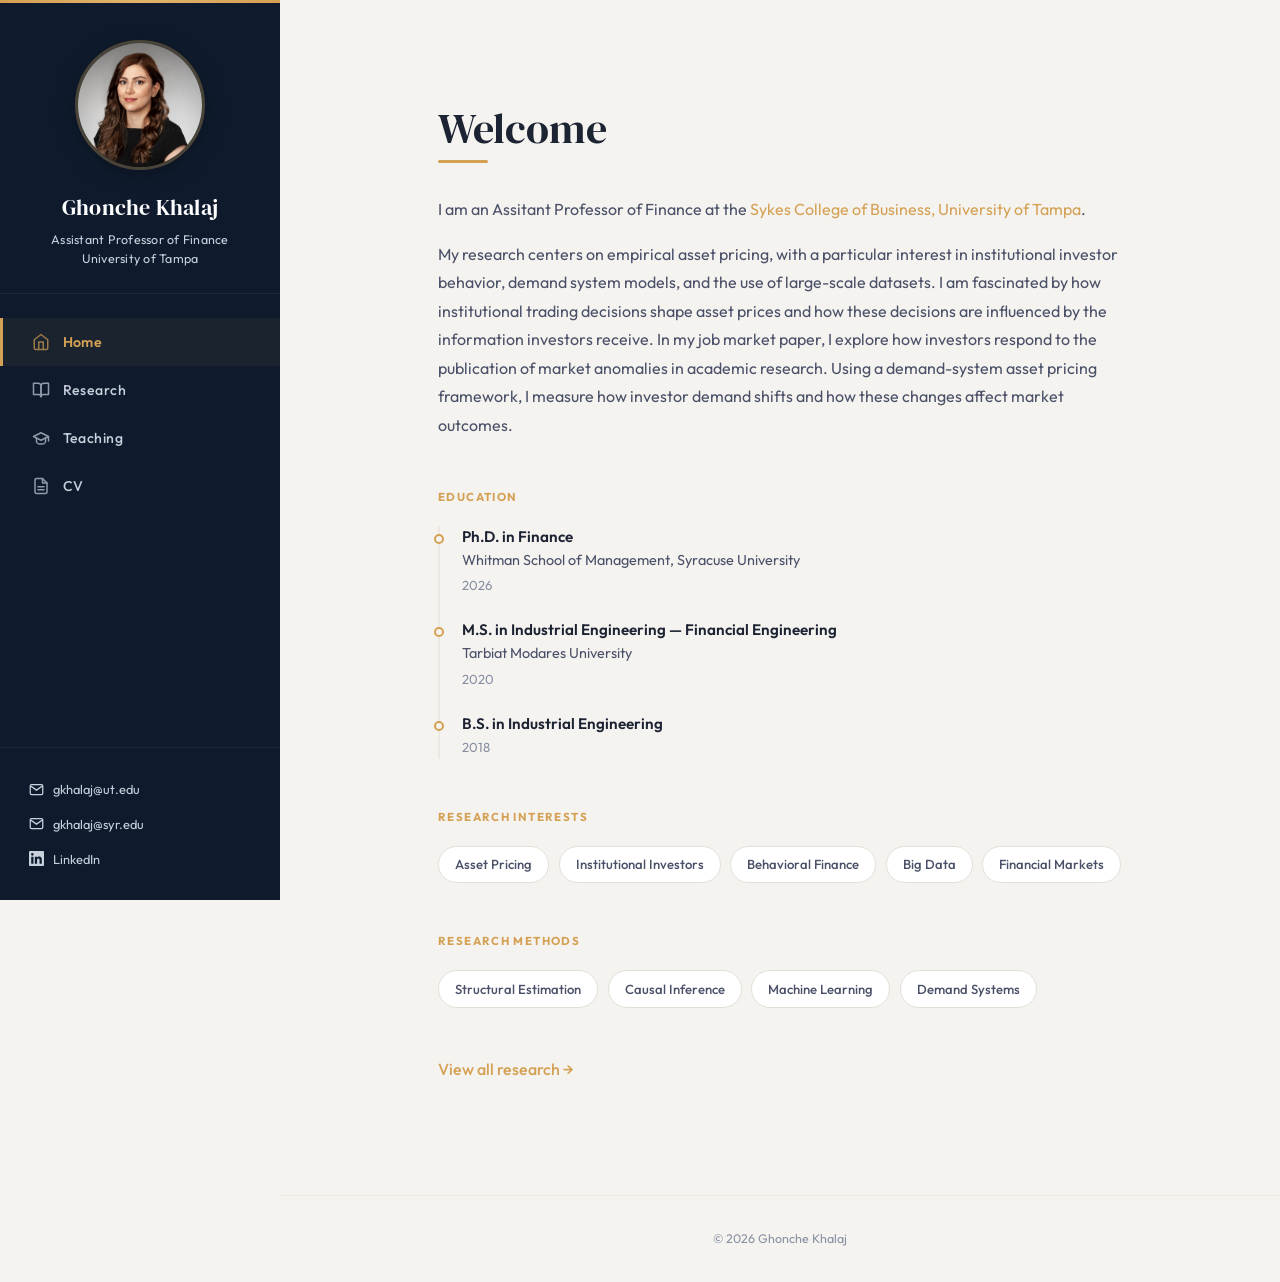
<file: index.html>
<!DOCTYPE html>
<html lang="en">
<head>
  <meta charset="UTF-8">
  <meta name="viewport" content="width=device-width, initial-scale=1.0">
  <title>Ghonche Khalaj</title>
  <link rel="stylesheet" href="css/style.css">
</head>
<body>

  <!-- Mobile Header -->
  <div class="mobile-header">
    <span class="mobile-header__name">Ghonche Khalaj</span>
    <button class="mobile-header__toggle" aria-label="Menu" onclick="toggleSidebar()"><span></span><span></span><span></span></button>
  </div>
  <div class="sidebar-overlay" onclick="toggleSidebar()"></div>

  <aside class="sidebar">
    <div class="sidebar__header">
      <img src="img/headshot.jpg" alt="Ghonche Khalaj" class="sidebar__photo">
      <div class="sidebar__name">Ghonche Khalaj</div>
      <div class="sidebar__title">Assistant Professor of Finance<br>University of Tampa</div>
    </div>
    <nav class="sidebar__nav">
      <ul>
        <li><a href="index.html" class="active"><svg class="nav-icon" viewBox="0 0 24 24" fill="none" stroke="currentColor" stroke-width="2" stroke-linecap="round" stroke-linejoin="round"><path d="M3 9l9-7 9 7v11a2 2 0 0 1-2 2H5a2 2 0 0 1-2-2z"/><polyline points="9 22 9 12 15 12 15 22"/></svg>Home</a></li>
        <li><a href="research.html"><svg class="nav-icon" viewBox="0 0 24 24" fill="none" stroke="currentColor" stroke-width="2" stroke-linecap="round" stroke-linejoin="round"><path d="M2 3h6a4 4 0 0 1 4 4v14a3 3 0 0 0-3-3H2z"/><path d="M22 3h-6a4 4 0 0 0-4 4v14a3 3 0 0 1 3-3h7z"/></svg>Research</a></li>
        <li><a href="teaching.html"><svg class="nav-icon" viewBox="0 0 24 24" fill="none" stroke="currentColor" stroke-width="2" stroke-linecap="round" stroke-linejoin="round"><path d="M22 10v6M2 10l10-5 10 5-10 5z"/><path d="M6 12v5c0 2 4 3 6 3s6-1 6-3v-5"/></svg>Teaching</a></li>
        <li><a href="cv.html"><svg class="nav-icon" viewBox="0 0 24 24" fill="none" stroke="currentColor" stroke-width="2" stroke-linecap="round" stroke-linejoin="round"><path d="M14 2H6a2 2 0 0 0-2 2v16a2 2 0 0 0 2 2h12a2 2 0 0 0 2-2V8z"/><polyline points="14 2 14 8 20 8"/><line x1="16" y1="13" x2="8" y2="13"/><line x1="16" y1="17" x2="8" y2="17"/></svg>CV</a></li>
      </ul>
    </nav>
    <div class="sidebar__contact">
      <a href="mailto:gkhalaj@ut.edu">
        <svg width="15" height="15" viewBox="0 0 24 24" fill="none" stroke="currentColor" stroke-width="2"><path d="M4 4h16c1.1 0 2 .9 2 2v12c0 1.1-.9 2-2 2H4c-1.1 0-2-.9-2-2V6c0-1.1.9-2 2-2z"/><polyline points="22,6 12,13 2,6"/></svg>
        gkhalaj@ut.edu
      </a>
      <a href="mailto:gkhalaj@syr.edu">
        <svg width="15" height="15" viewBox="0 0 24 24" fill="none" stroke="currentColor" stroke-width="2"><path d="M4 4h16c1.1 0 2 .9 2 2v12c0 1.1-.9 2-2 2H4c-1.1 0-2-.9-2-2V6c0-1.1.9-2 2-2z"/><polyline points="22,6 12,13 2,6"/></svg>
        gkhalaj@syr.edu
      </a>
      <a href="https://www.linkedin.com/in/ghonche-khalaj/" target="_blank">
        <svg width="15" height="15" viewBox="0 0 24 24" fill="currentColor"><path d="M20.447 20.452h-3.554v-5.569c0-1.328-.027-3.037-1.852-3.037-1.853 0-2.136 1.445-2.136 2.939v5.667H9.351V9h3.414v1.561h.046c.477-.9 1.637-1.85 3.37-1.85 3.601 0 4.267 2.37 4.267 5.455v6.286zM5.337 7.433a2.062 2.062 0 0 1-2.063-2.065 2.064 2.064 0 1 1 2.063 2.065zm1.782 13.019H3.555V9h3.564v11.452zM22.225 0H1.771C.792 0 0 .774 0 1.729v20.542C0 23.227.792 24 1.771 24h20.451C23.2 24 24 23.227 24 22.271V1.729C24 .774 23.2 0 22.222 0h.003z"/></svg>
        LinkedIn
      </a>
      <!--
      <a href="tel:315-395-7430">
        <svg width="15" height="15" viewBox="0 0 24 24" fill="none" stroke="currentColor" stroke-width="2"><path d="M22 16.92v3a2 2 0 0 1-2.18 2 19.79 19.79 0 0 1-8.63-3.07 19.5 19.5 0 0 1-6-6 19.79 19.79 0 0 1-3.07-8.67A2 2 0 0 1 4.11 2h3a2 2 0 0 1 2 1.72c.127.96.361 1.903.7 2.81a2 2 0 0 1-.45 2.11L8.09 9.91a16 16 0 0 0 6 6l1.27-1.27a2 2 0 0 1 2.11-.45c.907.339 1.85.573 2.81.7A2 2 0 0 1 22 16.92z"/></svg>
        (315) 395-7430
      </a>
      -->
    </div>
  </aside>

  <!-- ========== MAIN CONTENT ========== -->
  <div class="main">
    <div class="content">

      <!-- Hero -->
      <div class="page-hero animate-in">
        <h1>Welcome</h1>
        <hr class="page-hero__divider">
        <div class="bio-text">
          <p>
            I am an Assitant Professor of Finance at the 
            <a href="https://www.ut.edu/academics/sykes-college-of-business" target="_blank">Sykes College of Business, University of Tampa</a>.
          </p>
          <p>
          
            My research centers on empirical asset pricing, with a particular interest in institutional investor behavior, demand system models, and the use of large-scale datasets. I am fascinated by how institutional trading decisions shape asset prices and how these decisions are influenced by the information investors receive.
            In my job market paper, I explore how investors respond to the publication of market anomalies in academic research. Using a demand-system asset pricing framework, I measure how investor demand shifts and how these changes affect market outcomes.
          </p>
          
        </div>
      </div>

      <!-- Education -->
      <div class="section animate-in">
        <div class="section__label">Education</div>
        <div style="border-left:2px solid #ece9e3; padding-left:1.4rem;">
      
          <div style="position:relative; padding-bottom:1.4rem;">
            <span style="position:absolute; left:-1.75rem; top:0.5rem; width:10px; height:10px; border-radius:50%; background:#f5f3ef; border:2px solid #d4a054;"></span>
            <div style="font-weight:600; font-size:0.95rem; color:#1c2333; line-height:1.45;">Ph.D. in Finance</div>
            <div style="font-size:0.9rem; color:#4a5068;">Whitman School of Management, Syracuse University</div>
            <div style="font-size:0.82rem; color:#8890a4; margin-top:0.1rem;">2026</div>
          </div>
      
          <div style="position:relative; padding-bottom:1.4rem;">
            <span style="position:absolute; left:-1.75rem; top:0.5rem; width:10px; height:10px; border-radius:50%; background:#f5f3ef; border:2px solid #d4a054;"></span>
            <div style="font-weight:600; font-size:0.95rem; color:#1c2333; line-height:1.45;">M.S. in Industrial Engineering &mdash; Financial Engineering</div>
            <div style="font-size:0.9rem; color:#4a5068;">Tarbiat Modares University</div>
            <div style="font-size:0.82rem; color:#8890a4; margin-top:0.1rem;">2020</div>
          </div>
      
          <div style="position:relative;">
            <span style="position:absolute; left:-1.75rem; top:0.5rem; width:10px; height:10px; border-radius:50%; background:#f5f3ef; border:2px solid #d4a054;"></span>
            <div style="font-weight:600; font-size:0.95rem; color:#1c2333; line-height:1.45;">B.S. in Industrial Engineering</div>
            <div style="font-size:0.82rem; color:#8890a4; margin-top:0.1rem;">2018</div>
          </div>
      
        </div>
      </div>

      <!-- Research Interests -->
      <div class="section animate-in">
        <div class="section__label">Research Interests</div>
        <div class="tags">
          <span class="tag">Asset Pricing</span>
          <span class="tag">Institutional Investors</span>
          <span class="tag">Behavioral Finance</span>
          <span class="tag">Big Data</span>
          <span class="tag">Financial Markets</span>


        </div>
      </div>
      <!-- Research Methods -->
      <div class="section animate-in">
        <div class="section__label">Research Methods</div>
        <div class="tags">
          <span class="tag">Structural Estimation</span>
          <span class="tag">Causal Inference</span>
          <span class="tag">Machine Learning</span>
          <span class="tag">Demand Systems</span>
        </div>
      </div>

      

        

        <p style="margin-top: 0.5rem;">
          <a href="research.html" style="font-weight:500;">View all research &rarr;</a>
        </p>
      </div>

      <footer class="site-footer">
        &copy; 2026 Ghonche Khalaj
      </footer>
    </div>
  </div>
  
  <script>
    function toggleAbstract(btn) {
      const abstract = btn.nextElementSibling;
      btn.classList.toggle('open');
      abstract.classList.toggle('open');
      btn.querySelector('svg').style.transform = abstract.classList.contains('open') ? 'rotate(180deg)' : '';
      const textNode = btn.childNodes[btn.childNodes.length - 1];
      textNode.textContent = abstract.classList.contains('open') ? ' Hide Abstract' : ' Abstract';
    }
    function toggleSidebar() {
      document.querySelector('.sidebar').classList.toggle('open');
      document.querySelector('.sidebar-overlay').classList.toggle('active');
    }
</script>

</body>
</html>
</file>
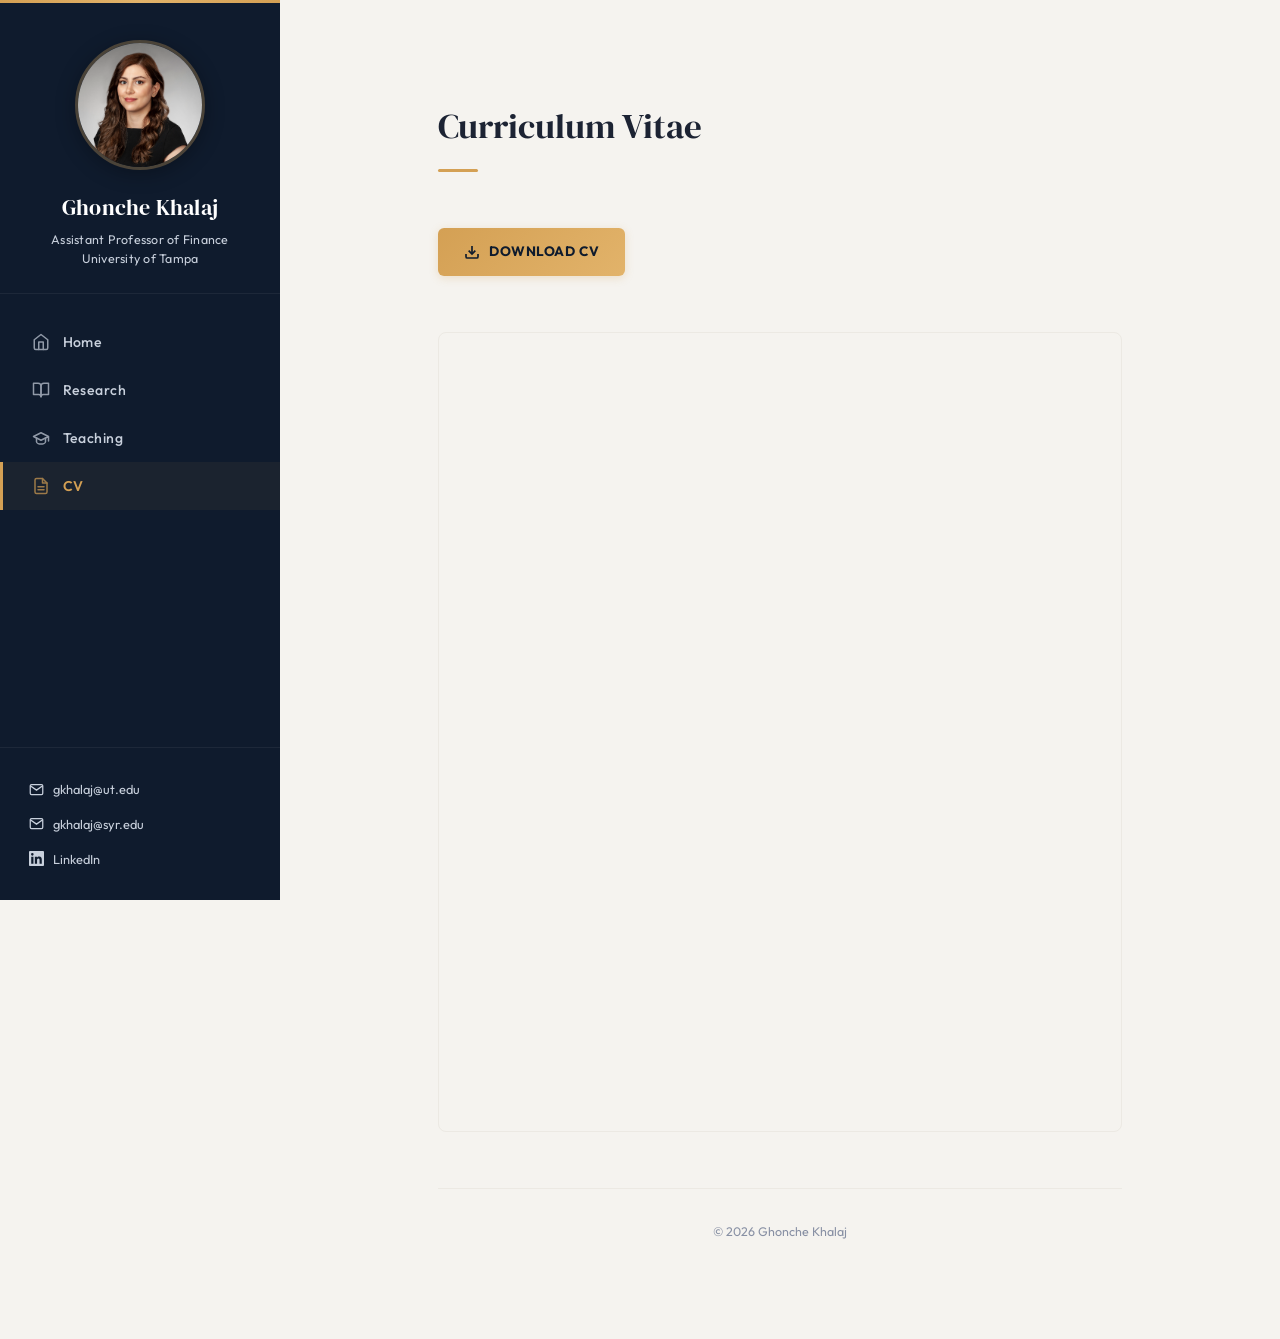
<file: cv.html>
<!DOCTYPE html>
<html lang="en">
<head>
  <meta charset="UTF-8">
  <meta name="viewport" content="width=device-width, initial-scale=1.0">
  <title>Ghonche Khalaj — CV</title>
  <link rel="stylesheet" href="css/style.css">
</head>
<body>

  <div class="mobile-header">
    <span class="mobile-header__name">Ghonche Khalaj</span>
    <button class="mobile-header__toggle" aria-label="Menu" onclick="toggleSidebar()"><span></span><span></span><span></span></button>
  </div>
  <div class="sidebar-overlay" onclick="toggleSidebar()"></div>

  <aside class="sidebar">
    <div class="sidebar__header">
      <img src="img/headshot.jpg" alt="Ghonche Khalaj" class="sidebar__photo">
      <div class="sidebar__name">Ghonche Khalaj</div>
      <div class="sidebar__title">Assistant Professor of Finance<br>University of Tampa</div>
    </div>
    <nav class="sidebar__nav">
      <ul>
        <li><a href="index.html"><svg class="nav-icon" viewBox="0 0 24 24" fill="none" stroke="currentColor" stroke-width="2" stroke-linecap="round" stroke-linejoin="round"><path d="M3 9l9-7 9 7v11a2 2 0 0 1-2 2H5a2 2 0 0 1-2-2z"/><polyline points="9 22 9 12 15 12 15 22"/></svg>Home</a></li>
        <li><a href="research.html"><svg class="nav-icon" viewBox="0 0 24 24" fill="none" stroke="currentColor" stroke-width="2" stroke-linecap="round" stroke-linejoin="round"><path d="M2 3h6a4 4 0 0 1 4 4v14a3 3 0 0 0-3-3H2z"/><path d="M22 3h-6a4 4 0 0 0-4 4v14a3 3 0 0 1 3-3h7z"/></svg>Research</a></li>
        <li><a href="teaching.html"><svg class="nav-icon" viewBox="0 0 24 24" fill="none" stroke="currentColor" stroke-width="2" stroke-linecap="round" stroke-linejoin="round"><path d="M22 10v6M2 10l10-5 10 5-10 5z"/><path d="M6 12v5c0 2 4 3 6 3s6-1 6-3v-5"/></svg>Teaching</a></li>
        <li><a href="cv.html" class="active"><svg class="nav-icon" viewBox="0 0 24 24" fill="none" stroke="currentColor" stroke-width="2" stroke-linecap="round" stroke-linejoin="round"><path d="M14 2H6a2 2 0 0 0-2 2v16a2 2 0 0 0 2 2h12a2 2 0 0 0 2-2V8z"/><polyline points="14 2 14 8 20 8"/><line x1="16" y1="13" x2="8" y2="13"/><line x1="16" y1="17" x2="8" y2="17"/></svg>CV</a></li>
      </ul>
    </nav>
    <div class="sidebar__contact">
      <a href="mailto:gkhalaj@ut.edu">
        <svg width="15" height="15" viewBox="0 0 24 24" fill="none" stroke="currentColor" stroke-width="2"><path d="M4 4h16c1.1 0 2 .9 2 2v12c0 1.1-.9 2-2 2H4c-1.1 0-2-.9-2-2V6c0-1.1.9-2 2-2z"/><polyline points="22,6 12,13 2,6"/></svg>
        gkhalaj@ut.edu
      </a>
      <a href="mailto:gkhalaj@syr.edu">
        <svg width="15" height="15" viewBox="0 0 24 24" fill="none" stroke="currentColor" stroke-width="2"><path d="M4 4h16c1.1 0 2 .9 2 2v12c0 1.1-.9 2-2 2H4c-1.1 0-2-.9-2-2V6c0-1.1.9-2 2-2z"/><polyline points="22,6 12,13 2,6"/></svg>
        gkhalaj@syr.edu
      </a>
      <a href="https://www.linkedin.com/in/ghonche-khalaj/" target="_blank">
        <svg width="15" height="15" viewBox="0 0 24 24" fill="currentColor"><path d="M20.447 20.452h-3.554v-5.569c0-1.328-.027-3.037-1.852-3.037-1.853 0-2.136 1.445-2.136 2.939v5.667H9.351V9h3.414v1.561h.046c.477-.9 1.637-1.85 3.37-1.85 3.601 0 4.267 2.37 4.267 5.455v6.286zM5.337 7.433a2.062 2.062 0 0 1-2.063-2.065 2.064 2.064 0 1 1 2.063 2.065zm1.782 13.019H3.555V9h3.564v11.452zM22.225 0H1.771C.792 0 0 .774 0 1.729v20.542C0 23.227.792 24 1.771 24h20.451C23.2 24 24 23.227 24 22.271V1.729C24 .774 23.2 0 22.222 0h.003z"/></svg>
        LinkedIn
      </a>
      <!--
      <a href="tel:315-395-7430">
        <svg width="15" height="15" viewBox="0 0 24 24" fill="none" stroke="currentColor" stroke-width="2"><path d="M22 16.92v3a2 2 0 0 1-2.18 2 19.79 19.79 0 0 1-8.63-3.07 19.5 19.5 0 0 1-6-6 19.79 19.79 0 0 1-3.07-8.67A2 2 0 0 1 4.11 2h3a2 2 0 0 1 2 1.72c.127.96.361 1.903.7 2.81a2 2 0 0 1-.45 2.11L8.09 9.91a16 16 0 0 0 6 6l1.27-1.27a2 2 0 0 1 2.11-.45c.907.339 1.85.573 2.81.7A2 2 0 0 1 22 16.92z"/></svg>
        (315) 395-7430
      </a>
      -->
    </div>
  </aside>

  <div class="main">
    <div class="content">

      <div class="page-header">
        <h1>Curriculum Vitae</h1>
        <hr class="page-header__divider">
      </div>

      <a href="files/cv.pdf" class="cv-download-btn"><!-- TODO: href="files/cv.pdf" -->
        <svg width="16" height="16" viewBox="0 0 24 24" fill="none" stroke="currentColor" stroke-width="2.5"><path d="M21 15v4a2 2 0 0 1-2 2H5a2 2 0 0 1-2-2v-4"/><polyline points="7 10 12 15 17 10"/><line x1="12" y1="15" x2="12" y2="3"/></svg>
        Download CV
      </a>

      <div style="margin-top:1rem; max-width:900px; margin-left:auto; margin-right:auto;">
        <iframe 
          src="files/cv.pdf" 
          height="800" 
          width="100%" 
          frameborder="0" 
          allowfullscreen="" 
          title="Ali Kozehgaran CV"
          style="border:1px solid var(--border-light); border-radius:8px;">
        </iframe>
      </div>

      <footer class="site-footer">&copy; 2026 Ghonche Khalaj</footer>
    </div>
  </div>

  <script>
    function toggleSidebar() {
      document.querySelector('.sidebar').classList.toggle('open');
      document.querySelector('.sidebar-overlay').classList.toggle('active');
    }
  </script>
</body>
</html>
</file>
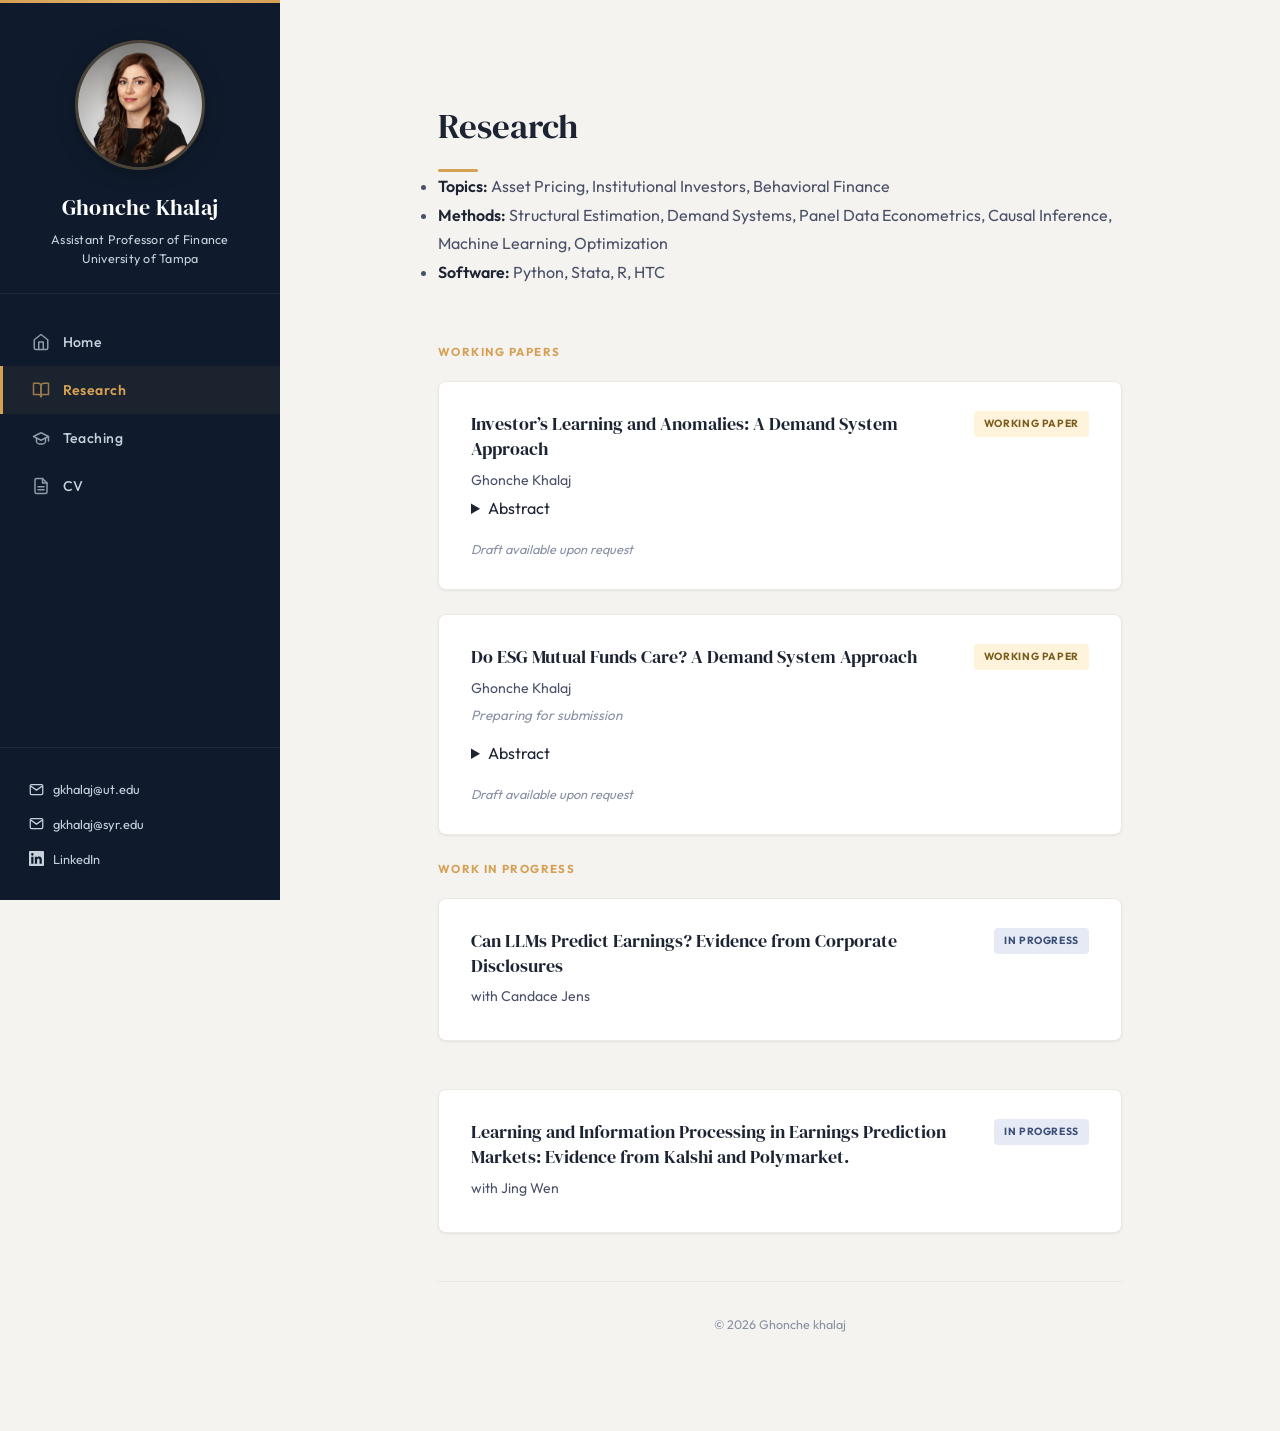
<file: research.html>
<!DOCTYPE html>
<html lang="en">
<head>
  <meta charset="UTF-8">
  <meta name="viewport" content="width=device-width, initial-scale=1.0">
  <title>Ghonche Khalaj — Research</title>
  <link rel="stylesheet" href="css/style.css">
</head>
<body>

  <div class="mobile-header">
    <span class="mobile-header__name">Ghonche Khalaj</span>
    <button class="mobile-header__toggle" aria-label="Menu" onclick="toggleSidebar()"><span></span><span></span><span></span></button>
  </div>
  <div class="sidebar-overlay" onclick="toggleSidebar()"></div>

  <aside class="sidebar">
    <div class="sidebar__header">
      <img src="img/headshot.jpg" alt="Ghonche Khalaj" class="sidebar__photo">
      <div class="sidebar__name">Ghonche Khalaj</div>
      <div class="sidebar__title">Assistant Professor of Finance<br>University of Tampa</div>
    </div>
    <nav class="sidebar__nav">
      <ul>
        <li><a href="index.html"><svg class="nav-icon" viewBox="0 0 24 24" fill="none" stroke="currentColor" stroke-width="2" stroke-linecap="round" stroke-linejoin="round"><path d="M3 9l9-7 9 7v11a2 2 0 0 1-2 2H5a2 2 0 0 1-2-2z"/><polyline points="9 22 9 12 15 12 15 22"/></svg>Home</a></li>
        <li><a href="research.html" class="active"><svg class="nav-icon" viewBox="0 0 24 24" fill="none" stroke="currentColor" stroke-width="2" stroke-linecap="round" stroke-linejoin="round"><path d="M2 3h6a4 4 0 0 1 4 4v14a3 3 0 0 0-3-3H2z"/><path d="M22 3h-6a4 4 0 0 0-4 4v14a3 3 0 0 1 3-3h7z"/></svg>Research</a></li>
        <li><a href="teaching.html"><svg class="nav-icon" viewBox="0 0 24 24" fill="none" stroke="currentColor" stroke-width="2" stroke-linecap="round" stroke-linejoin="round"><path d="M22 10v6M2 10l10-5 10 5-10 5z"/><path d="M6 12v5c0 2 4 3 6 3s6-1 6-3v-5"/></svg>Teaching</a></li>
        <li><a href="cv.html"><svg class="nav-icon" viewBox="0 0 24 24" fill="none" stroke="currentColor" stroke-width="2" stroke-linecap="round" stroke-linejoin="round"><path d="M14 2H6a2 2 0 0 0-2 2v16a2 2 0 0 0 2 2h12a2 2 0 0 0 2-2V8z"/><polyline points="14 2 14 8 20 8"/><line x1="16" y1="13" x2="8" y2="13"/><line x1="16" y1="17" x2="8" y2="17"/></svg>CV</a></li>
      </ul>
    </nav>
    <div class="sidebar__contact">
      <a href="mailto:gkhalaj@ut.edu">
        <svg width="15" height="15" viewBox="0 0 24 24" fill="none" stroke="currentColor" stroke-width="2"><path d="M4 4h16c1.1 0 2 .9 2 2v12c0 1.1-.9 2-2 2H4c-1.1 0-2-.9-2-2V6c0-1.1.9-2 2-2z"/><polyline points="22,6 12,13 2,6"/></svg>
        gkhalaj@ut.edu
      </a>
      <a href="mailto:gkhalaj@syr.edu">
        <svg width="15" height="15" viewBox="0 0 24 24" fill="none" stroke="currentColor" stroke-width="2"><path d="M4 4h16c1.1 0 2 .9 2 2v12c0 1.1-.9 2-2 2H4c-1.1 0-2-.9-2-2V6c0-1.1.9-2 2-2z"/><polyline points="22,6 12,13 2,6"/></svg>
        gkhalaj@syr.edu
      </a>
      <a href="https://www.linkedin.com/in/ghonche-khalaj/" target="_blank">
        <svg width="15" height="15" viewBox="0 0 24 24" fill="currentColor"><path d="M20.447 20.452h-3.554v-5.569c0-1.328-.027-3.037-1.852-3.037-1.853 0-2.136 1.445-2.136 2.939v5.667H9.351V9h3.414v1.561h.046c.477-.9 1.637-1.85 3.37-1.85 3.601 0 4.267 2.37 4.267 5.455v6.286zM5.337 7.433a2.062 2.062 0 0 1-2.063-2.065 2.064 2.064 0 1 1 2.063 2.065zm1.782 13.019H3.555V9h3.564v11.452zM22.225 0H1.771C.792 0 0 .774 0 1.729v20.542C0 23.227.792 24 1.771 24h20.451C23.2 24 24 23.227 24 22.271V1.729C24 .774 23.2 0 22.222 0h.003z"/></svg>
        LinkedIn
      </a>
    </div>
  </aside>

  <div class="main">
    <div class="content">

      <div class="page-header">
  <h1>Research</h1>
  <hr class="page-header__divider">
  <div class="bio-text">
    <ul>
      <li><strong>Topics:</strong> Asset Pricing, Institutional Investors, Behavioral Finance</li>
      <li><strong>Methods:</strong> Structural Estimation, Demand Systems, Panel Data Econometrics, Causal Inference, Machine Learning, Optimization</li>
      <li><strong>Software:</strong> Python, Stata, R, HTC</li>
    </ul>
  </div>
</div>
      
     
      
      <!-- ===== DISSERTATION / JMP ===== -->
      <div class="section animate-in">
        <div class="section__label">Working Papers</div>

        <div class="paper-card">
          <div class="paper-card__header">
            <div class="paper-card__title">Investor’s Learning and Anomalies: A Demand System Approach</div>
            <div style="display:flex; flex-direction:column; gap:0.4rem; align-items:flex-end;">
              <span class="badge badge--revise">Working Paper</span>
            </div>
          </div>
          <div class="paper-card__authors">Ghonche Khalaj</div>
          
          <details class="abstract-details">
            <summary class="abstract-toggle">
              Abstract
            </summary>
            <div class="paper-card__abstract">
            <p>This paper investigates how institutional investors incorporate anomaly signals into their trading once these signals become publicly available. To address this question, 
              I combine institutional holdings data (FactSet Ownership) with 150 well-documented cross-sectional stock return anomalies from the literature and estimate a structural demand system 
              to capture time-varying demand elasticities to anomaly returns. This approach enables me to identify shifts in investor demand following the initial publication of academic research 
              on stock return anomalies. The findings reveal strong heterogeneity across anomalies and investor types. On average, demand for anomalies declines after both SSRN and journal publication, 
              while evidence of investor learning is observed for 36% of anomalies at the anomaly level. Moreover, these learning patterns are closely linked to the historical performance of anomalies 
              after accounting for trading costs. </p>
            </div>
          </details>
          <div class="paper-card__links">
            <span style="font-size:0.8rem; color:var(--ink-muted); font-style:italic;">Draft available upon request</span>
          </div>
        </div>

        <div class="paper-card">
          <div class="paper-card__header">
            <div class="paper-card__title">Do ESG Mutual Funds Care? A Demand System Approach</div>
            <span class="badge badge--revise">Working Paper</span>

          </div>
          <div class="paper-card__authors">Ghonche Khalaj</div>
          <div class="paper-card__venue">Preparing for submission</div>
          <details class="abstract-details">
            <summary class="abstract-toggle">
              Abstract
            </summary>
            <div class="paper-card__abstract">
            <p>We integrate a well-established measure of price elasticity into the asset demand system to examine whether investors value sustainability and environmental, social, and governance (ESG) factors.
              Our study focuses on U.S. mutual funds from 2010 to 2023, ranking them based on MSCI ESG ratings. On average, higher-rated ESG mutual funds charge higher fees, prompting the critical question: 
              Do these funds deliver on what their ESG labels imply? Our findings show that on average high-rated ESG mutual funds show lower elasticity toward high ESG stocks and are more price sensitive 
              toward low-rated ESG stocks. We also show that high-rated ESG mutual funds tilt their portfolio toward greener stocks, and with one standard deviation increase in environmental score, they 
              increase their holdings by about 3.56%. As expected, Low-rated ESG mutual funds prefer browner stocks with the coefficient of -14.29%.</p>
            </div>
          </details>
          <div class="paper-card__links">
            <span style="font-size:0.8rem; color:var(--ink-muted); font-style:italic;">Draft available upon request</span>
          </div>
        </div>

  

      <!-- ===== WORK IN PROGRESS ===== -->
      <div class="section animate-in">
        <div class="section__label">Work in Progress</div>

        <div class="paper-card">
          <div class="paper-card__header">
            <div class="paper-card__title">Can LLMs Predict Earnings? Evidence from Corporate Disclosures</div>
            <span class="badge badge--working">In Progress</span>
            
          </div>
          <div class="paper-card__authors">with Candace Jens</div>
          </div>
        </div>

        <div class="paper-card">
          <div class="paper-card__header">
            <div class="paper-card__title">Learning and Information Processing in Earnings Prediction Markets: Evidence from Kalshi and Polymarket.</div>
            <span class="badge badge--working">In Progress</span>
          
          </div>
          <div class="paper-card__authors">with Jing Wen</div>
        </div>
      </div>

      <footer class="site-footer">&copy; 2026 Ghonche khalaj</footer>
    </div>
  </div>

  <script>
    function toggleSidebar() {
      document.querySelector('.sidebar').classList.toggle('open');
      document.querySelector('.sidebar-overlay').classList.toggle('active');
    }
  </script>
</body>
</html>
</file>
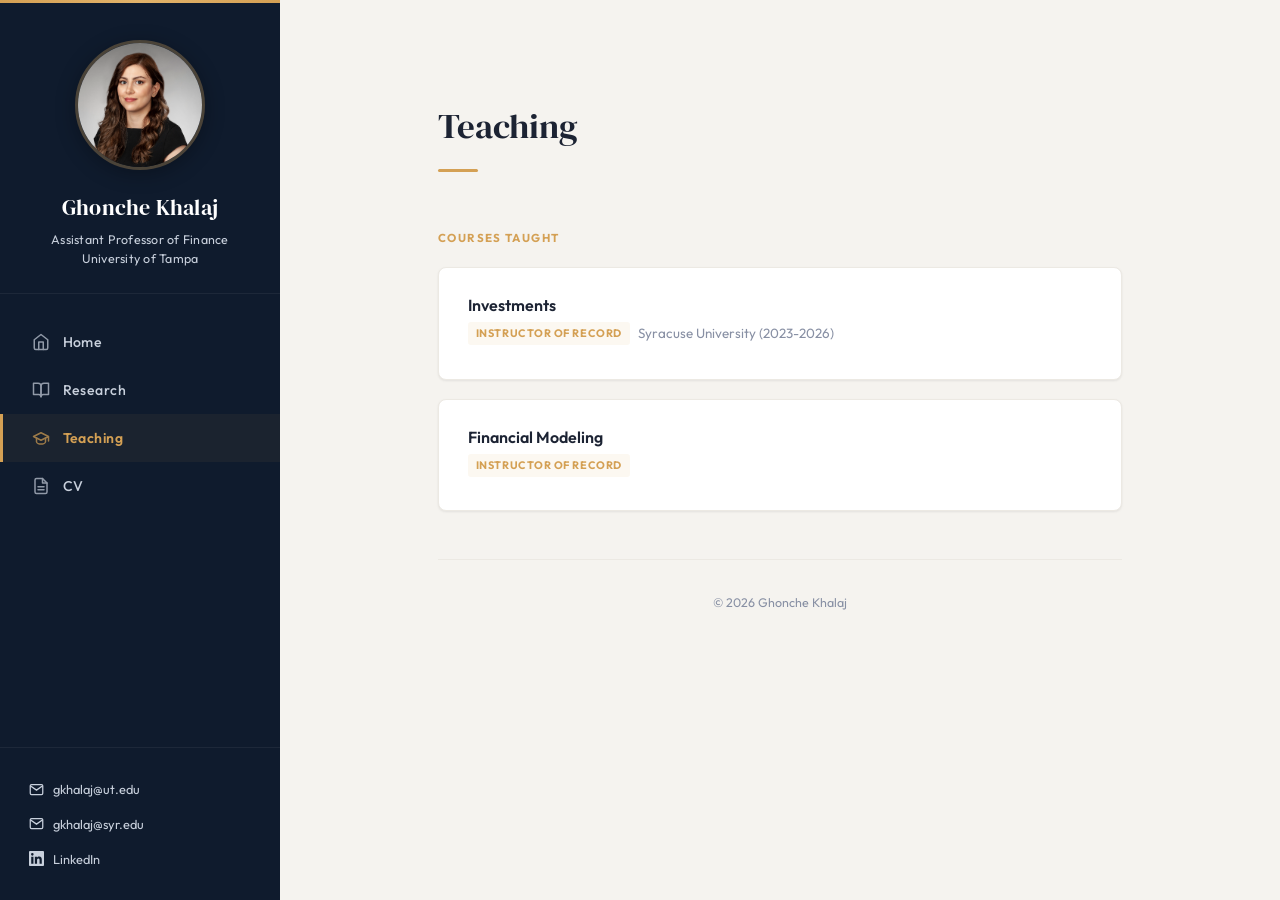
<file: teaching.html>
<!DOCTYPE html>
<html lang="en">
<head>
  <meta charset="UTF-8">
  <meta name="viewport" content="width=device-width, initial-scale=1.0">
  <title>Ghonche Khalaj — Teaching</title>
  <link rel="stylesheet" href="css/style.css">
  <style>
    /* Teaching-specific styles */
    .epic-grid { display: grid; grid-template-columns: 1fr 1fr; gap: 1.2rem; margin-bottom: 2rem; }
    .epic-card {
      background: var(--bg-card); border: 1px solid var(--border-light);
      border-radius: var(--radius); padding: 1.5rem 1.6rem;
      box-shadow: var(--shadow-sm); transition: all var(--transition);
      position: relative; overflow: hidden;
    }
    .epic-card:hover { box-shadow: var(--shadow-md); transform: translateY(-1px); }
    .epic-card::before {
      content: ''; position: absolute; top: 0; left: 0; right: 0;
      height: 3px; background: var(--accent); opacity: 0.7;
    }
    .epic-card__letter {
      font-family: var(--font-display); font-size: 2rem;
      color: var(--accent); line-height: 1; margin-bottom: 0.2rem;
    }
    .epic-card__title {
      font-weight: 600; font-size: 0.95rem; margin-bottom: 0.6rem; color: var(--ink);
    }
    .epic-card__text { font-size: 0.88rem; color: var(--ink-secondary); line-height: 1.65; }

    .quote-block {
      border-left: 3px solid var(--accent);
      padding: 0.8rem 1.2rem;
      margin: 1rem 0;
      background: var(--accent-subtle);
      border-radius: 0 var(--radius) var(--radius) 0;
      font-size: 0.88rem;
      font-style: italic;
      color: var(--ink-secondary);
      line-height: 1.6;
    }
    .quote-block cite {
      display: block; margin-top: 0.4rem;
      font-style: normal; font-size: 0.78rem; color: var(--ink-muted);
    }

    .stats-row { display: flex; gap: 1.5rem; flex-wrap: wrap; margin: 1.5rem 0; }
    .stat-item {
      background: var(--bg-card); border: 1px solid var(--border-light);
      border-radius: var(--radius); padding: 1rem 1.4rem; text-align: center;
      flex: 1; min-width: 140px; box-shadow: var(--shadow-sm);
    }
    .stat-item__number {
      font-family: var(--font-display); font-size: 1.6rem; color: var(--accent);
      line-height: 1.2;
    }
    .stat-item__label { font-size: 0.75rem; color: var(--ink-muted); margin-top: 0.2rem; }

    .video-table {
      width: 100%; border-collapse: collapse; font-size: 0.88rem; margin: 1rem 0;
    }
    .video-table th {
      text-align: left; padding: 0.6rem 0.8rem;
      border-bottom: 2px solid var(--border); font-weight: 600;
      font-size: 0.78rem; text-transform: uppercase; letter-spacing: 0.04em;
      color: var(--ink-muted);
    }
    .video-table td {
      padding: 0.6rem 0.8rem; border-bottom: 1px solid var(--border-light);
      color: var(--ink-secondary);
    }
    .video-table tr:hover td { background: var(--accent-subtle); }
    .video-table a { font-weight: 500; }

    .resource-link {
      display: inline-flex; align-items: center; gap: 0.4rem;
      font-size: 0.8rem; font-weight: 600; text-transform: uppercase;
      letter-spacing: 0.03em; padding: 0.3rem 0.7rem;
      border: 1px solid var(--border); border-radius: 4px;
      color: var(--ink-secondary); transition: all var(--transition);
    }
    .resource-link:hover { border-color: var(--accent); color: var(--accent); background: var(--accent-subtle); }

    @media (max-width: 600px) { .epic-grid { grid-template-columns: 1fr; } }
  </style>
</head>
<body>

  <div class="mobile-header">
    <span class="mobile-header__name">Ghonche Khalaj</span>
    <button class="mobile-header__toggle" aria-label="Menu" onclick="toggleSidebar()"><span></span><span></span><span></span></button>
  </div>
  <div class="sidebar-overlay" onclick="toggleSidebar()"></div>

  <aside class="sidebar">
    <div class="sidebar__header">
      <img src="img/headshot.jpg" alt="Ghonche Khalaj" class="sidebar__photo">
      <div class="sidebar__name">Ghonche Khalaj</div>
      <div class="sidebar__title">Assistant Professor of Finance<br>University of Tampa</div>
    </div>
    <nav class="sidebar__nav">
      <ul>
        <li><a href="index.html"><svg class="nav-icon" viewBox="0 0 24 24" fill="none" stroke="currentColor" stroke-width="2" stroke-linecap="round" stroke-linejoin="round"><path d="M3 9l9-7 9 7v11a2 2 0 0 1-2 2H5a2 2 0 0 1-2-2z"/><polyline points="9 22 9 12 15 12 15 22"/></svg>Home</a></li>
        <li><a href="research.html"><svg class="nav-icon" viewBox="0 0 24 24" fill="none" stroke="currentColor" stroke-width="2" stroke-linecap="round" stroke-linejoin="round"><path d="M2 3h6a4 4 0 0 1 4 4v14a3 3 0 0 0-3-3H2z"/><path d="M22 3h-6a4 4 0 0 0-4 4v14a3 3 0 0 1 3-3h7z"/></svg>Research</a></li>
        <li><a href="teaching.html" class="active"><svg class="nav-icon" viewBox="0 0 24 24" fill="none" stroke="currentColor" stroke-width="2" stroke-linecap="round" stroke-linejoin="round"><path d="M22 10v6M2 10l10-5 10 5-10 5z"/><path d="M6 12v5c0 2 4 3 6 3s6-1 6-3v-5"/></svg>Teaching</a></li>
        <li><a href="cv.html"><svg class="nav-icon" viewBox="0 0 24 24" fill="none" stroke="currentColor" stroke-width="2" stroke-linecap="round" stroke-linejoin="round"><path d="M14 2H6a2 2 0 0 0-2 2v16a2 2 0 0 0 2 2h12a2 2 0 0 0 2-2V8z"/><polyline points="14 2 14 8 20 8"/><line x1="16" y1="13" x2="8" y2="13"/><line x1="16" y1="17" x2="8" y2="17"/></svg>CV</a></li>
      </ul>
    </nav>
    <div class="sidebar__contact">
      <a href="mailto:gkhalaj@ut.edu">
        <svg width="15" height="15" viewBox="0 0 24 24" fill="none" stroke="currentColor" stroke-width="2"><path d="M4 4h16c1.1 0 2 .9 2 2v12c0 1.1-.9 2-2 2H4c-1.1 0-2-.9-2-2V6c0-1.1.9-2 2-2z"/><polyline points="22,6 12,13 2,6"/></svg>
        gkhalaj@ut.edu
      </a>
      <a href="mailto:gkhalaj@syr.edu">
        <svg width="15" height="15" viewBox="0 0 24 24" fill="none" stroke="currentColor" stroke-width="2"><path d="M4 4h16c1.1 0 2 .9 2 2v12c0 1.1-.9 2-2 2H4c-1.1 0-2-.9-2-2V6c0-1.1.9-2 2-2z"/><polyline points="22,6 12,13 2,6"/></svg>
        gkhalaj@syr.edu
      </a>
      <a href="https://www.linkedin.com/in/ghonche-khalaj/" target="_blank">
        <svg width="15" height="15" viewBox="0 0 24 24" fill="currentColor"><path d="M20.447 20.452h-3.554v-5.569c0-1.328-.027-3.037-1.852-3.037-1.853 0-2.136 1.445-2.136 2.939v5.667H9.351V9h3.414v1.561h.046c.477-.9 1.637-1.85 3.37-1.85 3.601 0 4.267 2.37 4.267 5.455v6.286zM5.337 7.433a2.062 2.062 0 0 1-2.063-2.065 2.064 2.064 0 1 1 2.063 2.065zm1.782 13.019H3.555V9h3.564v11.452zM22.225 0H1.771C.792 0 0 .774 0 1.729v20.542C0 23.227.792 24 1.771 24h20.451C23.2 24 24 23.227 24 22.271V1.729C24 .774 23.2 0 22.222 0h.003z"/></svg>
        LinkedIn
      </a>
      <!--
      <a href="tel:315-395-7430">
        <svg width="15" height="15" viewBox="0 0 24 24" fill="none" stroke="currentColor" stroke-width="2"><path d="M22 16.92v3a2 2 0 0 1-2.18 2 19.79 19.79 0 0 1-8.63-3.07 19.5 19.5 0 0 1-6-6 19.79 19.79 0 0 1-3.07-8.67A2 2 0 0 1 4.11 2h3a2 2 0 0 1 2 1.72c.127.96.361 1.903.7 2.81a2 2 0 0 1-.45 2.11L8.09 9.91a16 16 0 0 0 6 6l1.27-1.27a2 2 0 0 1 2.11-.45c.907.339 1.85.573 2.81.7A2 2 0 0 1 22 16.92z"/></svg>
        (315) 395-7430
      </a>
      -->
    </div>
  </aside>

  <div class="main">
    <div class="content">

      <div class="page-header">
        <h1>Teaching</h1>
        <hr class="page-header__divider">
      </div>

      <!-- ===== COURSES ===== -->
      <div class="section animate-in">
        <div class="section__label">Courses Taught</div>

        <div class="course-card">
          <div class="course-card__title">Investments</div>
          <div class="course-card__meta">
            <span class="role-tag">Instructor of Record</span>
             Syracuse University (2023-2026)
          </div>
          <div class="course-card__desc">
             <!-- Description XXXXX -->
          </div>
        </div>

        <div class="course-card">
          <div class="course-card__title">Financial Modeling</div>
          <div class="course-card__meta">
            <span class="role-tag">Instructor of Record</span>
            <!--Spring 2025 &bull; 30 students &bull; Instructor rating: 4.45/5-->
          </div>
          <div class="course-card__desc">
            <!--Course Description -->
          </div>
        </div>


    
        </div>

      <footer class="site-footer">&copy; 2026 Ghonche Khalaj</footer>
    </div>
  </div>

  <script>
    function toggleSidebar() {
      document.querySelector('.sidebar').classList.toggle('open');
      document.querySelector('.sidebar-overlay').classList.toggle('active');
    }
  </script>
</body>
</html>
</file>
<file: css/style.css>
/* ============================================
   Academic Profile — Refined Design System
   ============================================ */

@import url('https://fonts.googleapis.com/css2?family=DM+Serif+Display:ital@0;1&family=Outfit:wght@300;400;500;600;700&display=swap');

:root {
  /* Sidebar & dark surfaces */
  --sidebar-bg:       #0f1b2d;
  --sidebar-bg-light: #162236;
  --sidebar-text:     #c8d0dc;
  --sidebar-heading:  #ffffff;

  /* Accent — warm amber-gold */
  --accent:           #d4a054;
  --accent-hover:     #e2b36a;
  --accent-glow:      rgba(212, 160, 84, 0.15);
  --accent-subtle:    rgba(212, 160, 84, 0.08);

  /* Main content surfaces */
  --bg:               #f5f3ef;
  --bg-card:          #ffffff;
  --bg-card-hover:    #fffdf9;

  /* Ink */
  --ink:              #1c2333;
  --ink-secondary:    #4a5068;
  --ink-muted:        #8890a4;
  --ink-faint:        #b8bcc8;

  --border:           #e2dfd8;
  --border-light:     #ece9e3;
  --shadow-sm:        0 1px 3px rgba(15,27,45,0.05), 0 1px 2px rgba(15,27,45,0.03);
  --shadow-md:        0 4px 12px rgba(15,27,45,0.07), 0 1px 4px rgba(15,27,45,0.04);
  --shadow-lg:        0 8px 30px rgba(15,27,45,0.10), 0 2px 8px rgba(15,27,45,0.05);

  --font-display: 'DM Serif Display', Georgia, serif;
  --font-body:    'Outfit', 'Helvetica Neue', Arial, sans-serif;

  --sidebar-w:    280px;
  --radius:       8px;
  --transition:   0.25s cubic-bezier(0.4, 0, 0.2, 1);
}

/* --- Reset --- */
*, *::before, *::after { box-sizing: border-box; margin: 0; padding: 0; }
html { font-size: 16px; scroll-behavior: smooth; }
body {
  font-family: var(--font-body);
  font-weight: 400;
  line-height: 1.72;
  color: var(--ink);
  background: var(--bg);
  -webkit-font-smoothing: antialiased;
}
img { max-width: 100%; display: block; }
a { color: var(--accent); text-decoration: none; transition: color var(--transition); }
a:hover { color: var(--accent-hover); }

/* =========================================
   SIDEBAR
   ========================================= */
.sidebar {
  position: fixed; top: 0; left: 0;
  width: var(--sidebar-w);
  height: 100vh;
  background: var(--sidebar-bg);
  display: flex; flex-direction: column;
  z-index: 100;
  overflow-y: auto;
}

/* Decorative top accent line */
.sidebar::before {
  content: '';
  position: absolute; top: 0; left: 0; right: 0;
  height: 3px;
  background: linear-gradient(90deg, var(--accent), var(--accent-hover), var(--accent));
}

.sidebar__header {
  padding: 2.5rem 1.8rem 1.5rem;
  text-align: center;
  border-bottom: 1px solid rgba(255,255,255,0.06);
}

.sidebar__photo {
  width: 130px; height: 130px;
  border-radius: 50%;
  object-fit: cover;
  margin: 0 auto 1.2rem;
  border: 3px solid rgba(212,160,84,0.3);
  box-shadow: 0 4px 20px rgba(0,0,0,0.3);
}
.sidebar__photo-placeholder {
  width: 130px; height: 130px;
  border-radius: 50%;
  margin: 0 auto 1.2rem;
  background: var(--sidebar-bg-light);
  border: 3px solid rgba(212,160,84,0.3);
  display: flex; align-items: center; justify-content: center;
  color: var(--sidebar-text);
  font-size: 0.72rem;
  text-align: center;
}

.sidebar__name {
  font-family: var(--font-display);
  font-size: 1.35rem;
  color: var(--sidebar-heading);
  margin-bottom: 0.3rem;
  letter-spacing: 0.01em;
}
.sidebar__title {
  font-size: 0.78rem;
  font-weight: 400;
  color: var(--sidebar-text);
  line-height: 1.5;
  letter-spacing: 0.02em;
}

/* Navigation */
.sidebar__nav {
  padding: 1.5rem 0;
  flex: 1;
}
.sidebar__nav ul { list-style: none; }
.sidebar__nav li { position: relative; }
.sidebar__nav a {
  display: flex; align-items: center; gap: 0.8rem;
  padding: 0.75rem 1.8rem;
  font-size: 0.88rem;
  font-weight: 500;
  color: var(--sidebar-text);
  letter-spacing: 0.03em;
  transition: all var(--transition);
  border-left: 3px solid transparent;
}
.sidebar__nav a:hover {
  color: var(--sidebar-heading);
  background: rgba(255,255,255,0.04);
  border-left-color: rgba(212,160,84,0.3);
}
.sidebar__nav a.active {
  color: var(--accent);
  background: rgba(212,160,84,0.06);
  border-left-color: var(--accent);
  font-weight: 600;
}
.sidebar__nav .nav-icon {
  width: 18px; height: 18px;
  opacity: 0.7;
  flex-shrink: 0;
}

/* Contact block at bottom */
.sidebar__contact {
  padding: 1.5rem 1.8rem;
  border-top: 1px solid rgba(255,255,255,0.06);
  font-size: 0.8rem;
  color: var(--sidebar-text);
}
.sidebar__contact a {
  color: var(--sidebar-text);
  display: flex; align-items: center; gap: 0.6rem;
  padding: 0.4rem 0;
  transition: color var(--transition);
}
.sidebar__contact a:hover { color: var(--accent); }

/* =========================================
   MAIN CONTENT
   ========================================= */
.main {
  margin-left: var(--sidebar-w);
  min-height: 100vh;
}

.content {
  max-width: 780px;
  margin: 0 auto;
  padding: 3rem 3rem 4rem;
}

/* --- Page Hero (Home) --- */
.page-hero {
  padding: 3.5rem 0 2rem;
}
.page-hero h1 {
  font-family: var(--font-display);
  font-size: 2.6rem;
  font-weight: 400;
  line-height: 1.2;
  margin-bottom: 0.4rem;
  color: var(--ink);
}
.page-hero .lead {
  font-size: 1.1rem;
  color: var(--ink-secondary);
  font-weight: 300;
  line-height: 1.7;
  margin-bottom: 1.5rem;
}
.page-hero__divider {
  width: 50px; height: 3px;
  background: var(--accent);
  border: none;
  margin: 0 0 2rem;
  border-radius: 2px;
}

/* --- Page Header (inner pages) --- */
.page-header {
  padding: 3rem 0 1.5rem;
  margin-bottom: 2rem;
}
.page-header h1 {
  font-family: var(--font-display);
  font-size: 2.2rem;
  font-weight: 400;
  color: var(--ink);
}
.page-header__divider {
  width: 40px; height: 3px;
  background: var(--accent);
  border: none;
  margin: 0.8rem 0 0;
  border-radius: 2px;
}

/* --- Section --- */
.section {
  margin-bottom: 3rem;
}
.section__label {
  font-size: 0.72rem;
  font-weight: 700;
  letter-spacing: 0.12em;
  text-transform: uppercase;
  color: var(--accent);
  margin-bottom: 1.2rem;
}
.section__title {
  font-family: var(--font-display);
  font-size: 1.45rem;
  font-weight: 400;
  margin-bottom: 1.5rem;
  color: var(--ink);
}

/* --- Interest Tags --- */
.tags {
  display: flex; flex-wrap: wrap; gap: 0.6rem;
  margin-bottom: 1rem;
}
.tag {
  display: inline-block;
  padding: 0.4rem 1rem;
  background: var(--bg-card);
  border: 1px solid var(--border);
  border-radius: 50px;
  font-size: 0.82rem;
  font-weight: 500;
  color: var(--ink-secondary);
  transition: all var(--transition);
}
.tag:hover {
  border-color: var(--accent);
  color: var(--accent);
  background: var(--accent-subtle);
}

/* --- Paper Cards --- */
.paper-card {
  background: var(--bg-card);
  border: 1px solid var(--border-light);
  border-radius: var(--radius);
  padding: 1.8rem 2rem;
  margin-bottom: 1.5rem;
  box-shadow: var(--shadow-sm);
  transition: all var(--transition);
  position: relative;
  overflow: hidden;
}
.paper-card::before {
  content: '';
  position: absolute; top: 0; left: 0;
  width: 4px; height: 100%;
  background: var(--accent);
  opacity: 0;
  transition: opacity var(--transition);
}
.paper-card:hover {
  box-shadow: var(--shadow-md);
  border-color: var(--border);
  transform: translateY(-1px);
}
.paper-card:hover::before { opacity: 1; }

.paper-card__header {
  display: flex;
  align-items: flex-start;
  justify-content: space-between;
  gap: 1rem;
  margin-bottom: 0.4rem;
}
.paper-card__title {
  font-family: var(--font-display);
  font-size: 1.12rem;
  font-weight: 400;
  color: var(--ink);
  line-height: 1.4;
}
.paper-card__authors {
  font-size: 0.88rem;
  color: var(--ink-secondary);
  margin-bottom: 0.2rem;
}
.paper-card__venue {
  font-size: 0.84rem;
  font-style: italic;
  color: var(--ink-muted);
  margin-bottom: 0.8rem;
}
.paper-card__abstract {
  font-size: 0.9rem;
  color: var(--ink-secondary);
  line-height: 1.7;
}
.paper-card__abstract p + p { margin-top: 0.5rem; }
.paper-card__links {
  margin-top: 1rem;
  display: flex; gap: 1rem;
}
.paper-card__links a {
  font-size: 0.8rem;
  font-weight: 600;
  letter-spacing: 0.04em;
  text-transform: uppercase;
  padding: 0.35rem 0.9rem;
  border: 1px solid var(--border);
  border-radius: 4px;
  color: var(--ink-secondary);
  transition: all var(--transition);
}
.paper-card__links a:hover {
  border-color: var(--accent);
  color: var(--accent);
  background: var(--accent-subtle);
}

/* Badges */
.badge {
  display: inline-block;
  font-size: 0.65rem;
  font-weight: 700;
  letter-spacing: 0.06em;
  text-transform: uppercase;
  padding: 4px 10px;
  border-radius: 4px;
  white-space: nowrap;
  flex-shrink: 0;
}
.badge--jmp       { background: linear-gradient(135deg, #d4a054, #e2b36a); color: #1c2333; }
.badge--published { background: #e4f0e0; color: #2d6a1e; }
.badge--revise    { background: #fff3db; color: #7a5d1e; }
.badge--working   { background: #e5eaf4; color: #3a4e78; }

/* --- Course Cards (Teaching) --- */
.course-card {
  background: var(--bg-card);
  border: 1px solid var(--border-light);
  border-radius: var(--radius);
  padding: 1.5rem 1.8rem;
  margin-bottom: 1.2rem;
  box-shadow: var(--shadow-sm);
  transition: all var(--transition);
}
.course-card:hover {
  box-shadow: var(--shadow-md);
  transform: translateY(-1px);
}
.course-card__title {
  font-weight: 600; font-size: 1rem;
  margin-bottom: 0.15rem; color: var(--ink);
}
.course-card__meta {
  font-size: 0.84rem; color: var(--ink-muted); margin-bottom: 0.6rem;
  display: flex; align-items: center; gap: 0.5rem;
}
.course-card__meta .role-tag {
  font-size: 0.68rem; font-weight: 700; text-transform: uppercase;
  letter-spacing: 0.05em;
  padding: 2px 8px; border-radius: 3px;
  background: var(--accent-subtle); color: var(--accent);
}
.course-card__desc {
  font-size: 0.9rem; color: var(--ink-secondary); line-height: 1.65;
}

/* --- CV Sections --- */
.cv-download-btn {
  display: inline-flex; align-items: center; gap: 0.6rem;
  padding: 0.75rem 1.6rem;
  background: linear-gradient(135deg, var(--accent), var(--accent-hover));
  color: var(--sidebar-bg);
  border-radius: 6px;
  font-size: 0.85rem;
  font-weight: 700;
  letter-spacing: 0.04em;
  text-transform: uppercase;
  transition: all var(--transition);
  box-shadow: 0 2px 8px rgba(212,160,84,0.25);
  margin-bottom: 2.5rem;
}
.cv-download-btn:hover {
  transform: translateY(-1px);
  box-shadow: 0 4px 16px rgba(212,160,84,0.35);
  color: var(--sidebar-bg);
}

.cv-group { margin-bottom: 2.5rem; }
.cv-group__title {
  font-family: var(--font-display);
  font-size: 1.15rem;
  font-weight: 400;
  margin-bottom: 1.2rem;
  padding-bottom: 0.6rem;
  border-bottom: 2px solid var(--border-light);
  color: var(--ink);
}
.cv-item { margin-bottom: 1.2rem; padding-left: 1rem; border-left: 2px solid var(--border-light); }
.cv-item__row {
  display: flex; justify-content: space-between;
  align-items: baseline; flex-wrap: wrap; gap: 0.5rem;
}
.cv-item__title  { font-weight: 600; font-size: 0.93rem; color: var(--ink); }
.cv-item__date   { font-size: 0.82rem; color: var(--ink-muted); white-space: nowrap; }
.cv-item__sub    { font-size: 0.88rem; color: var(--ink-secondary); }
.cv-item__detail { font-size: 0.88rem; color: var(--ink-secondary); margin-top: 0.15rem; }

/* --- Bio Prose --- */
.bio-text {
  font-size: 1rem;
  color: var(--ink-secondary);
  line-height: 1.78;
}
.bio-text p { margin-bottom: 1rem; }
.bio-text strong { color: var(--ink); font-weight: 600; }

/* --- Footer --- */
.site-footer {
  margin-top: 3rem;
  padding: 2rem 0;
  border-top: 1px solid var(--border-light);
  text-align: center;
  font-size: 0.78rem;
  color: var(--ink-muted);
}

/* --- Animations --- */
@keyframes fadeUp {
  from { opacity: 0; transform: translateY(16px); }
  to   { opacity: 1; transform: translateY(0); }
}
.animate-in {
  animation: fadeUp 0.5s ease forwards;
  opacity: 0;
}
.animate-in:nth-child(1) { animation-delay: 0.05s; }
.animate-in:nth-child(2) { animation-delay: 0.12s; }
.animate-in:nth-child(3) { animation-delay: 0.19s; }
.animate-in:nth-child(4) { animation-delay: 0.26s; }
.animate-in:nth-child(5) { animation-delay: 0.33s; }

/* =========================================
   MOBILE RESPONSIVE
   ========================================= */
.mobile-header {
  display: none;
  position: sticky; top: 0; z-index: 100;
  background: var(--sidebar-bg);
  padding: 1rem 1.5rem;
  align-items: center;
  justify-content: space-between;
}
.mobile-header__name {
  font-family: var(--font-display);
  color: var(--sidebar-heading);
  font-size: 1.1rem;
}
.mobile-header__toggle {
  background: none; border: none; cursor: pointer; padding: 4px;
}
.mobile-header__toggle span {
  display: block; width: 22px; height: 2px;
  background: var(--sidebar-text); margin: 5px 0;
  transition: 0.3s;
}

@media (max-width: 860px) {
  .sidebar { transform: translateX(-100%); transition: transform 0.3s ease; }
  .sidebar.open { transform: translateX(0); }
  .mobile-header { display: flex; }
  .main { margin-left: 0; }
  .content { padding: 2rem 1.5rem 3rem; }

  /* overlay when sidebar open */
  .sidebar-overlay {
    display: none;
    position: fixed; inset: 0;
    background: rgba(0,0,0,0.5);
    z-index: 90;
  }
  .sidebar-overlay.active { display: block; }
}
</file>
